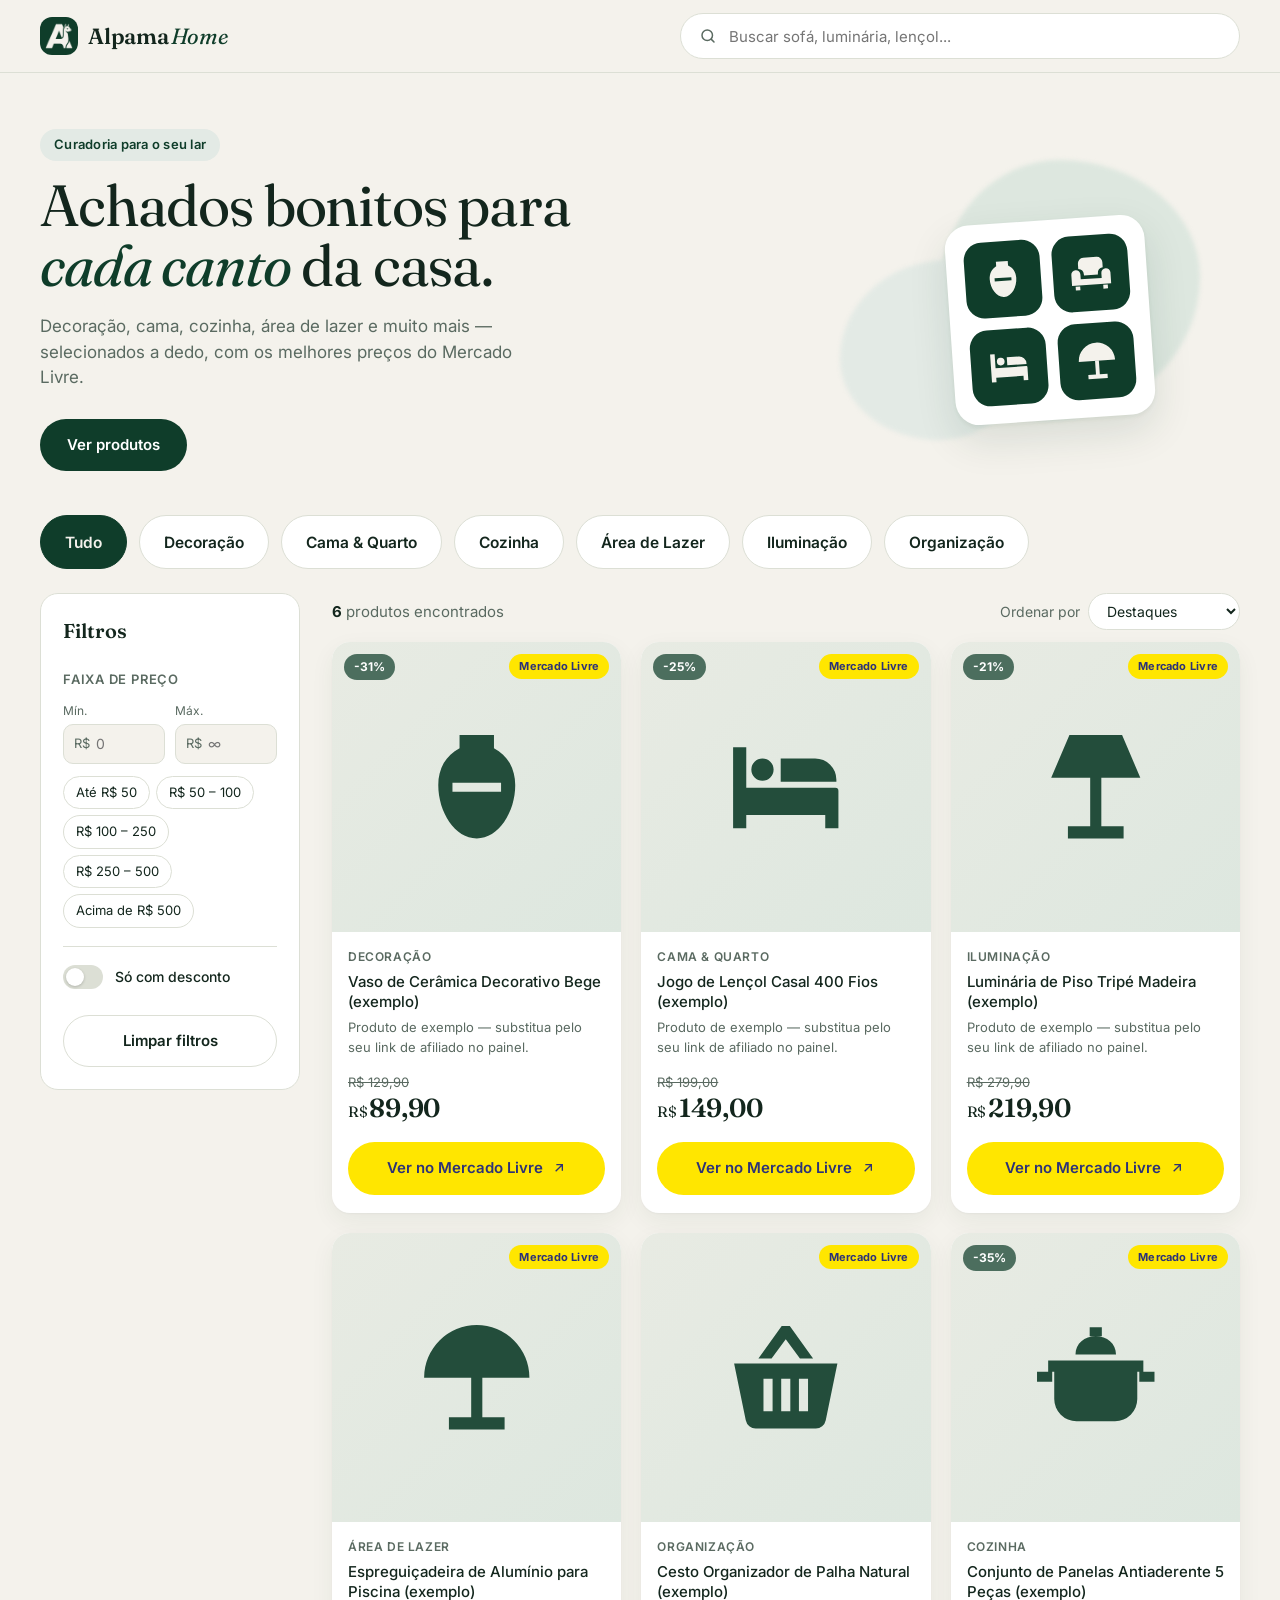
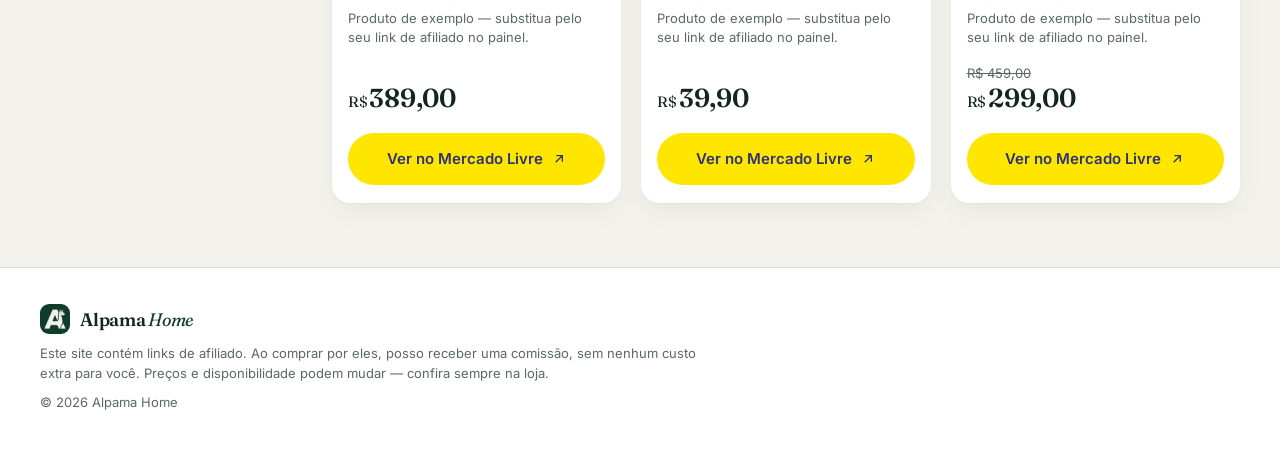
<file: index.html>
<!doctype html>
<html lang="pt-BR">
<head>
  <meta charset="utf-8">
  <meta name="viewport" content="width=device-width, initial-scale=1">
  <title>Alpama Home — Achados para sua casa</title>
  <meta name="description" content="Achados selecionados para casa: decoração, cama, cozinha, área de lazer e muito mais, com os melhores preços do Mercado Livre.">
  <link rel="canonical" href="https://alpama.app/">
  <meta property="og:type" content="website">
  <meta property="og:site_name" content="Alpama Home">
  <meta property="og:title" content="Alpama Home — Achados para sua casa">
  <meta property="og:description" content="Decoração, cama, cozinha e área de lazer com os melhores preços do Mercado Livre.">
  <meta property="og:url" content="https://alpama.app/">
  <meta property="og:image" content="https://alpama.app/assets/img/logo.png">
  <meta name="twitter:card" content="summary">
  <link rel="preconnect" href="https://fonts.googleapis.com">
  <link rel="preconnect" href="https://fonts.gstatic.com" crossorigin>
  <link href="https://fonts.googleapis.com/css2?family=Fraunces:opsz,wght@9..144,400;9..144,600&family=Inter:wght@400;500;600&display=swap" rel="stylesheet">
  <link rel="icon" type="image/png" href="assets/img/logo.png">
  <link rel="apple-touch-icon" href="assets/img/logo.png">
  <meta name="theme-color" content="#0f3d2a">
  <link rel="stylesheet" href="assets/css/style.css">
</head>
<body>
  <header class="topbar">
    <div class="container topbar__inner">
      <a href="./" class="logo" aria-label="Alpama Home — início">
        <img class="logo__mark" src="assets/img/logo.png" alt="">
        <span class="logo__text">Alpama<em>Home</em></span>
      </a>
      <label class="search" aria-label="Buscar produtos">
        <svg viewBox="0 0 24 24" aria-hidden="true"><circle cx="11" cy="11" r="7"/><path d="m20 20-3.5-3.5"/></svg>
        <input id="busca" type="search" placeholder="Buscar sofá, luminária, lençol..." autocomplete="off">
      </label>
      <button class="btn-filtros" id="abrirFiltros" type="button" aria-controls="filtros">
        <svg viewBox="0 0 24 24" aria-hidden="true"><path d="M4 6h16M7 12h10M10 18h4"/></svg>
        Filtros
      </button>
    </div>
  </header>

  <section class="hero">
    <div class="container hero__inner">
      <div>
        <p class="eyebrow">Curadoria para o seu lar</p>
        <h1>Achados bonitos para <span>cada canto</span> da casa.</h1>
        <p class="hero__sub">Decoração, cama, cozinha, área de lazer e muito mais — selecionados a dedo, com os melhores preços do Mercado Livre.</p>
        <a href="#categorias" class="btn btn--primary">Ver produtos</a>
      </div>
      <div class="hero__art" aria-hidden="true">
        <div class="blob blob--1"></div>
        <div class="blob blob--2"></div>
        <div class="hero__card">
          <span data-ico="decoracao"></span><span data-ico="sala"></span><span data-ico="quarto"></span><span data-ico="lazer"></span>
        </div>
      </div>
    </div>
  </section>

  <nav class="cats container" id="categorias" aria-label="Categorias"></nav>

  <main class="container layout" id="catalogo">
    <aside class="filtros" id="filtros" aria-label="Filtros">
      <div class="filtros__head">
        <h2>Filtros</h2>
        <button class="filtros__fechar" id="fecharFiltros" type="button" aria-label="Fechar filtros">✕</button>
      </div>

      <div class="grupo">
        <h3>Faixa de preço</h3>
        <div class="preco-inputs">
          <label>Mín.<span class="moeda"><i>R$</i><input id="precoMin" type="number" min="0" step="1" inputmode="numeric" placeholder="0"></span></label>
          <label>Máx.<span class="moeda"><i>R$</i><input id="precoMax" type="number" min="0" step="1" inputmode="numeric" placeholder="∞"></span></label>
        </div>
        <div class="chips" id="faixas"></div>
      </div>

      <div class="grupo" id="grupoLoja">
        <h3>Loja</h3>
        <div class="checks" id="lojas"></div>
      </div>

      <div class="grupo">
        <label class="switch">
          <input type="checkbox" id="soPromo">
          <span class="switch__track"></span>
          Só com desconto
        </label>
      </div>

      <button class="btn btn--ghost btn--block" id="limpar" type="button">Limpar filtros</button>
    </aside>

    <section class="resultados">
      <div class="resultados__bar">
        <p id="contagem" aria-live="polite"></p>
        <label class="ordenar">
          Ordenar por
          <select id="ordem">
            <option value="relevancia">Destaques</option>
            <option value="menor">Menor preço</option>
            <option value="maior">Maior preço</option>
            <option value="desconto">Maior desconto</option>
            <option value="az">Nome (A–Z)</option>
          </select>
        </label>
      </div>
      <div class="ativos" id="ativos"></div>
      <div class="grid" id="grid"></div>
      <div class="vazio" id="vazio" hidden>
        <p class="vazio__emoji">🔎</p>
        <h3>Nenhum produto encontrado</h3>
        <p>Tente ajustar a busca ou a faixa de preço.</p>
        <button class="btn btn--primary" type="button" data-limpar>Limpar filtros</button>
      </div>
    </section>
  </main>

  <div class="overlay" id="overlay" hidden></div>

  <footer class="rodape">
    <div class="container">
      <p class="logo logo--small"><img class="logo__mark" src="assets/img/logo.png" alt=""><span class="logo__text">Alpama<em>Home</em></span></p>
      <p class="aviso">Este site contém links de afiliado. Ao comprar por eles, posso receber uma comissão, sem nenhum custo extra para você. Preços e disponibilidade podem mudar — confira sempre na loja.</p>
      <p class="copy">© <span id="ano"></span> Alpama Home</p>
    </div>
  </footer>

  <script src="produtos.js"></script>
  <script src="assets/js/icones.js"></script>
  <script src="assets/js/firebase-config.js"></script>
  <script src="assets/js/firebase.js"></script>
  <script src="assets/js/app.js"></script>
</body>
</html>
</file>
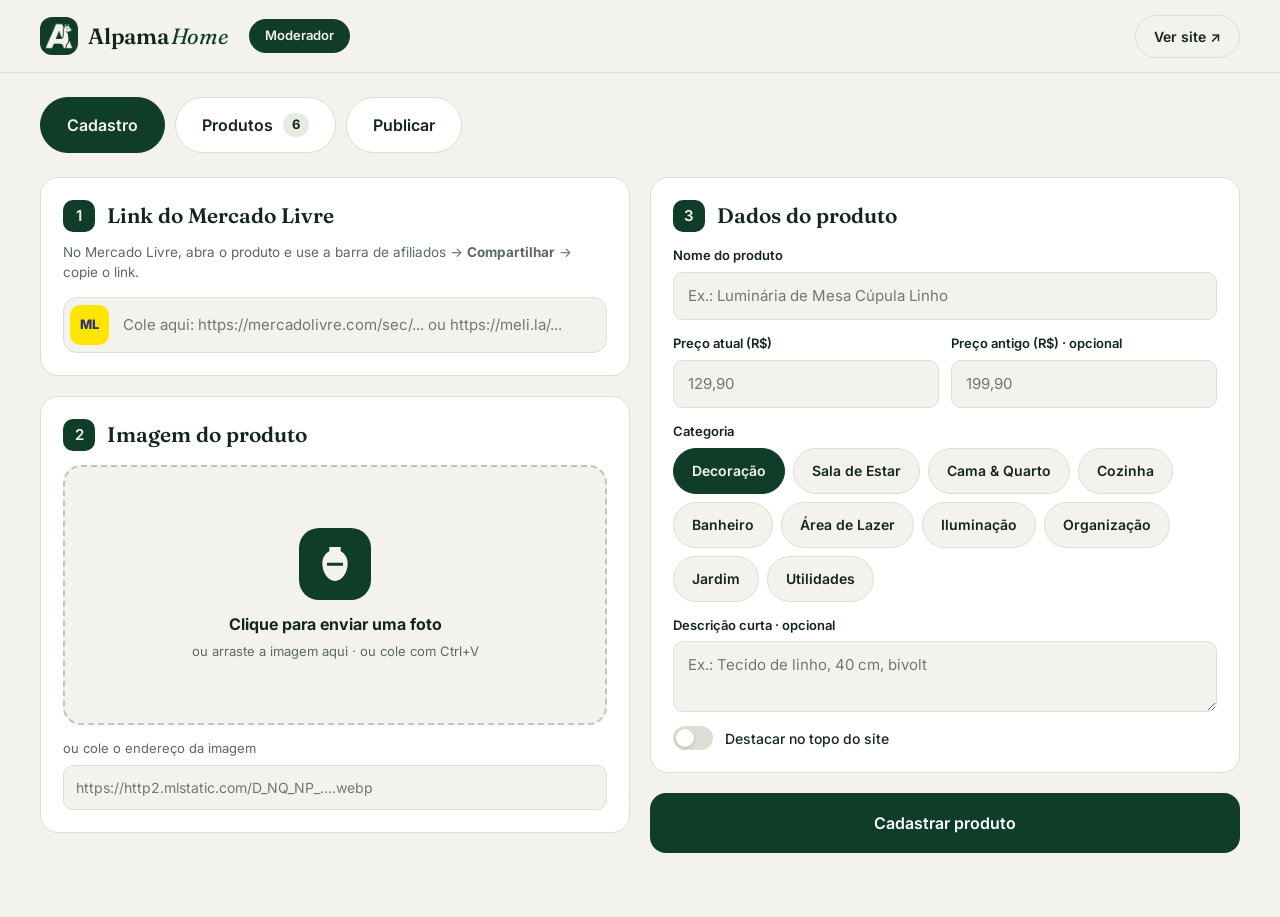
<file: admin.html>
<!doctype html>
<html lang="pt-BR">
<head>
  <meta charset="utf-8">
  <meta name="viewport" content="width=device-width, initial-scale=1">
  <meta name="robots" content="noindex, nofollow">
  <title>Moderador — Alpama Home</title>
  <link rel="preconnect" href="https://fonts.googleapis.com">
  <link rel="preconnect" href="https://fonts.gstatic.com" crossorigin>
  <link href="https://fonts.googleapis.com/css2?family=Fraunces:opsz,wght@9..144,400;9..144,600&family=Inter:wght@400;500;600&display=swap" rel="stylesheet">
  <link rel="icon" type="image/png" href="assets/img/logo.png">
  <meta name="theme-color" content="#0f3d2a">
  <link rel="stylesheet" href="assets/css/style.css">
  <script src="assets/js/firebase-config.js"></script>
</head>
<body class="adm">
  <script>if (window.FIREBASE_CONFIG) document.body.classList.add("bloqueado", "nuvem");</script>

  <section class="login" id="login">
    <form class="login__box" id="loginForm" novalidate>
      <img src="assets/img/logo.png" class="login__logo" alt="Alpama Home">
      <h1>Área do moderador</h1>
      <p>Acesso restrito. Entre com o e-mail e a senha do seu usuário.</p>
      <label class="campo">E-mail<input type="email" id="loginEmail" autocomplete="username" required></label>
      <label class="campo">Senha<input type="password" id="loginSenha" autocomplete="current-password" required></label>
      <p class="login__erro" id="loginErro" hidden></p>
      <button class="btn btn--primary btn--grande" type="submit" id="loginBtn">Entrar</button>
      <a href="./" class="link-btn">← Voltar ao site</a>
    </form>
  </section>

  <header class="topbar">
    <div class="container topbar__inner">
      <a href="./" class="logo"><img class="logo__mark" src="assets/img/logo.png" alt=""><span class="logo__text">Alpama<em>Home</em></span></a>
      <span class="adm__selo">Moderador</span>
      <a class="btn btn--ghost adm__ver" id="verSite" href="index.html?preview=1" target="_blank">Ver site ↗</a>
      <button class="btn btn--ghost adm__sair" id="sair" type="button" hidden>Sair</button>
    </div>
  </header>

  <nav class="container abas" role="tablist" aria-label="Seções do painel">
    <button class="aba" role="tab" type="button" data-aba="cadastro" aria-selected="true">Cadastro</button>
    <button class="aba" role="tab" type="button" data-aba="produtos" aria-selected="false">Produtos <b id="total">0</b></button>
    <button class="aba" role="tab" type="button" data-aba="publicar" aria-selected="false"><span id="abaPublicarNome">Publicar</span></button>
  </nav>

  <main class="container adm__main">
    <!-- ============ CADASTRO ============ -->
    <section class="tela" id="tela-cadastro" role="tabpanel">
      <form id="form" autocomplete="off" novalidate>
        <input type="hidden" id="f-id">
        <div class="cad">
          <div class="cad__col">
            <div class="passo">
              <h2><span class="passo__n">1</span>Link do Mercado Livre</h2>
              <p class="passo__dica">No Mercado Livre, abra o produto e use a barra de afiliados → <b>Compartilhar</b> → copie o link.</p>
              <div class="campo-link">
                <span class="ml-tag">ML</span>
                <input id="f-link" type="url" required placeholder="Cole aqui: https://mercadolivre.com/sec/... ou https://meli.la/...">
              </div>
              <p class="aviso-link" id="avisoLink" hidden>Esse link não parece ser do Mercado Livre. Confira se copiou o link de afiliado certo.</p>
            </div>

            <div class="passo">
              <h2><span class="passo__n">2</span>Imagem do produto</h2>
              <label class="drop" id="drop" tabindex="0">
                <input type="file" id="f-arquivo" accept="image/*" hidden>
                <div class="drop__vazio" id="dropVazio">
                  <span class="drop__ico" data-ico="decoracao"></span>
                  <strong>Clique para enviar uma foto</strong>
                  <span>ou arraste a imagem aqui · ou cole com Ctrl+V</span>
                </div>
                <img id="dropImg" alt="Pré-visualização" hidden>
              </label>
              <div class="campo-url">
                <span>ou cole o endereço da imagem</span>
                <input id="f-imagem" type="url" placeholder="https://http2.mlstatic.com/D_NQ_NP_....webp">
              </div>
              <button type="button" class="link-btn" id="removerImg" hidden>Remover imagem</button>
            </div>
          </div>

          <div class="cad__col">
            <div class="passo">
              <h2><span class="passo__n">3</span>Dados do produto</h2>
              <label class="campo">Nome do produto
                <input id="f-nome" required maxlength="140" placeholder="Ex.: Luminária de Mesa Cúpula Linho">
              </label>
              <div class="linha">
                <label class="campo">Preço atual (R$)
                  <input id="f-preco" required inputmode="decimal" placeholder="129,90">
                </label>
                <label class="campo">Preço antigo (R$) · opcional
                  <input id="f-antigo" inputmode="decimal" placeholder="199,90">
                </label>
              </div>
              <div class="campo">Categoria
                <div class="cat-pick" id="f-categoria" role="radiogroup" aria-label="Categoria"></div>
              </div>
              <label class="campo">Descrição curta · opcional
                <textarea id="f-descricao" maxlength="200" placeholder="Ex.: Tecido de linho, 40 cm, bivolt"></textarea>
              </label>
              <label class="switch"><input type="checkbox" id="f-destaque"><span class="switch__track"></span>Destacar no topo do site</label>
            </div>

            <div class="cad__acoes">
              <button class="btn btn--primary btn--grande" type="submit" id="btnSalvar">Cadastrar produto</button>
              <button class="btn btn--ghost btn--grande" type="button" id="btnCancelar" hidden>Cancelar edição</button>
            </div>
          </div>
        </div>
      </form>
    </section>

    <!-- ============ PRODUTOS ============ -->
    <section class="tela" id="tela-produtos" role="tabpanel" hidden>
      <div class="painel">
        <div class="lista-head">
          <h2 style="margin:0">Produtos cadastrados</h2>
          <input type="search" id="filtroLista" placeholder="Buscar na lista...">
        </div>
        <div class="lista" id="lista"></div>
      </div>
    </section>

    <!-- ============ PUBLICAR ============ -->
    <section class="tela" id="tela-publicar" role="tabpanel" hidden>
      <div class="painel publicar" id="blocoNuvem" hidden>
        <h2>Conta e backup</h2>
        <p style="color:var(--ink-2);font-size:14px;margin:0 0 6px">Tudo que você salva aqui já aparece no site na hora (para os clientes, em até 5 minutos).</p>
        <p class="info-tam">Conectado como <strong id="contaEmail"></strong></p>
        <div class="acoes" style="margin-top:16px">
          <button class="btn btn--primary btn--grande" type="button" id="btnBackup">Baixar backup</button>
          <button class="btn btn--ghost btn--grande" type="button" id="btnImportarNuvem">Importar produtos.js</button>
        </div>
        <p class="info-tam">Importar adiciona/atualiza os produtos do arquivo no site (útil para trazer o que você cadastrou antes).</p>
      </div>
      <div class="painel publicar" id="blocoLocal">
        <h2>Publicar no site</h2>
        <p style="color:var(--ink-2);font-size:14px;margin:0">O que você cadastra fica salvo como rascunho neste navegador. Para todo mundo ver:</p>
        <ol>
          <li>Confira com <a href="index.html?preview=1" target="_blank">Ver site</a>.</li>
          <li>Clique em <strong>Baixar produtos.js</strong>.</li>
          <li>No GitHub, substitua o arquivo <code>produtos.js</code> pelo baixado (<em>Add file → Upload files</em> → <em>Commit changes</em>).</li>
          <li>Em 1–2 minutos o site atualiza.</li>
        </ol>
        <div class="acoes">
          <button class="btn btn--primary btn--grande" type="button" id="btnBaixar">Baixar produtos.js</button>
          <button class="btn btn--ghost btn--grande" type="button" id="btnImportar">Importar arquivo</button>
          <input type="file" id="arquivo" accept=".js,.json" hidden>
        </div>
        <p class="info-tam" id="infoTam"></p>
        <p style="margin:14px 0 0;font-size:13px"><button type="button" class="link-btn" id="btnDescartar">Descartar rascunho e voltar ao que está publicado</button></p>
      </div>
    </section>
  </main>

  <div class="toast" id="toast" role="status"></div>

  <script src="produtos.js"></script>
  <script src="assets/js/icones.js"></script>
  <script src="assets/js/firebase.js"></script>
  <script src="assets/js/admin.js"></script>
</body>
</html>
</file>
<file: assets/css/style.css>
:root {
  --bg: #f4f2ec;
  --surface: #ffffff;
  --surface-2: #e8ebe3;
  --ink: #13261d;
  --ink-2: #5a6a61;
  --line: #dcdfd5;
  --brand: #0f3d2a;        /* verde do logo */
  --brand-ink: #ffffff;
  --brand-soft: #dde7df;
  --sage: #4c6e5e;
  --sage-soft: #e3eae5;
  --ml: #ffe600;           /* Mercado Livre */
  --ml-ink: #2d3277;
  --shopee: #ee4d2d;
  --amazon: #232f3e;
  --radius: 18px;
  --radius-sm: 10px;
  --shadow: 0 1px 2px rgba(15, 61, 42, .04), 0 8px 24px rgba(15, 61, 42, .06);
  --shadow-hover: 0 2px 4px rgba(15, 61, 42, .06), 0 16px 40px rgba(15, 61, 42, .12);
  --serif: "Fraunces", Georgia, serif;
  --sans: "Inter", system-ui, -apple-system, "Segoe UI", sans-serif;
}

* { box-sizing: border-box; }
html { scroll-behavior: smooth; }
body {
  margin: 0;
  background: var(--bg);
  color: var(--ink);
  font-family: var(--sans);
  font-size: 15px;
  line-height: 1.5;
  -webkit-font-smoothing: antialiased;
}
img { max-width: 100%; display: block; }
button, input, select, textarea { font: inherit; color: inherit; }
a { color: inherit; }
[hidden] { display: none !important; }

.container { width: 100%; max-width: 1240px; margin: 0 auto; padding: 0 20px; }

/* ---------- Botões ---------- */
.btn {
  display: inline-flex; align-items: center; justify-content: center; gap: 8px;
  padding: 14px 26px; font-size: 15px; border-radius: 999px; border: 1px solid transparent;
  font-weight: 600; text-decoration: none; cursor: pointer;
  transition: transform .15s ease, background .15s ease, box-shadow .15s ease;
}
.btn:active { transform: translateY(1px); }
.btn--primary { background: var(--brand); color: var(--brand-ink); }
.btn--primary:hover { background: #0a2e1f; }
.btn--ghost { background: transparent; border-color: var(--line); }
.btn--ghost:hover { background: var(--surface-2); }
.btn--block { width: 100%; }

/* ---------- Topo ---------- */
.topbar {
  position: sticky; top: 0; z-index: 30;
  background: rgba(244, 242, 236, .88);
  backdrop-filter: saturate(1.4) blur(12px);
  border-bottom: 1px solid var(--line);
}
.topbar__inner { display: flex; align-items: center; gap: 20px; height: 72px; }

.logo { display: inline-flex; align-items: center; gap: 10px; text-decoration: none; flex-shrink: 0; margin: 0; }
.logo__mark {
  width: 38px; height: 38px; border-radius: 12px; display: grid; place-items: center;
  background: var(--brand); color: #fff; font-family: var(--serif); font-size: 22px; font-weight: 600;
  object-fit: cover;
}
.logo__text { font-family: var(--serif); font-size: 22px; font-weight: 600; letter-spacing: -.01em; }
.logo__text em { font-style: italic; font-weight: 400; color: var(--brand); margin-left: 2px; }
.logo--small .logo__mark { width: 30px; height: 30px; font-size: 17px; border-radius: 9px; }
.logo--small .logo__text { font-size: 18px; }

.search {
  flex: 1; max-width: 560px; margin-left: auto;
  display: flex; align-items: center; gap: 10px;
  background: var(--surface); border: 1px solid var(--line); border-radius: 999px;
  padding: 0 18px; height: 46px; transition: border-color .15s, box-shadow .15s;
}
.search:focus-within { border-color: var(--brand); box-shadow: 0 0 0 4px var(--brand-soft); }
.search svg, .btn-filtros svg { width: 18px; height: 18px; fill: none; stroke: currentColor; stroke-width: 2; stroke-linecap: round; color: var(--ink-2); flex-shrink: 0; }
.search input { border: 0; outline: 0; background: transparent; width: 100%; height: 100%; }

.mod {
  display: inline-flex; align-items: center; gap: 8px; height: 46px; padding: 0 16px 0 6px; border-radius: 999px;
  background: var(--brand); color: var(--bg); text-decoration: none; font-weight: 600; font-size: 14px; flex-shrink: 0;
}
.mod:hover { background: #0a2e1f; }
.mod__ico { width: 34px; height: 34px; border-radius: 50%; background: var(--bg); color: var(--brand); display: grid; place-items: center; }
.mod__ico .ico { width: 18px; height: 18px; }
.btn-filtros {
  display: none; align-items: center; gap: 8px; height: 46px; padding: 0 16px;
  border-radius: 999px; border: 1px solid var(--line); background: var(--surface); cursor: pointer; font-weight: 500;
}

/* ---------- Hero ---------- */
.hero { padding: 56px 0 40px; overflow: hidden; }
.hero__inner { display: grid; grid-template-columns: 1.2fr 1fr; gap: 40px; align-items: center; }
.eyebrow {
  display: inline-block; margin: 0 0 14px; padding: 6px 14px; border-radius: 999px;
  background: var(--sage-soft); color: var(--brand); font-size: 13px; font-weight: 600; letter-spacing: .02em;
}
.hero h1 {
  font-family: var(--serif); font-weight: 400; font-size: clamp(34px, 5vw, 58px);
  line-height: 1.05; letter-spacing: -.02em; margin: 0 0 18px;
}
.hero h1 span { font-style: italic; color: var(--brand); }
.hero__sub { color: var(--ink-2); font-size: 17px; max-width: 520px; margin: 0 0 28px; }

.hero__art { position: relative; height: 300px; }
.blob { position: absolute; border-radius: 50%; filter: blur(2px); }
.blob--1 { width: 260px; height: 260px; background: var(--brand-soft); right: 40px; top: 10px; border-radius: 46% 54% 60% 40% / 50% 45% 55% 50%; }
.blob--2 { width: 180px; height: 180px; background: var(--sage-soft); right: 220px; top: 110px; border-radius: 60% 40% 45% 55% / 55% 60% 40% 45%; }
.hero__card {
  position: absolute; right: 90px; top: 70px; display: grid; grid-template-columns: repeat(2, 76px); gap: 12px;
  padding: 18px; background: var(--surface); border-radius: 24px; box-shadow: var(--shadow-hover); transform: rotate(-4deg);
}
.hero__card span { display: grid; place-items: center; height: 76px; border-radius: 18px; background: var(--brand); color: var(--bg); }
.hero__card .ico { width: 42px; height: 42px; }

/* ---------- Categorias ---------- */
.cats {
  display: flex; gap: 10px; overflow-x: auto; padding-top: 4px; padding-bottom: 20px;
  scrollbar-width: none;
}
.cats::-webkit-scrollbar { display: none; }
.cats { gap: 12px; padding-bottom: 24px; }
.cat {
  flex-shrink: 0; display: inline-flex; align-items: center; gap: 10px;
  min-height: 54px; padding: 0 24px; border-radius: 999px; border: 1.5px solid var(--line); background: var(--surface);
  cursor: pointer; font-weight: 600; font-size: 15.5px; white-space: nowrap; transition: all .18s ease;
}
.cat small { font-size: 12.5px; font-weight: 700; color: var(--brand); background: var(--brand-soft); border-radius: 999px; padding: 2px 9px; }
.cat:hover { border-color: var(--brand); color: var(--brand); }
.cat[aria-pressed="true"] { background: var(--brand); border-color: var(--brand); color: var(--bg); }
.cat[aria-pressed="true"] small { background: rgba(255,255,255,.16); color: var(--bg); }

/* ---------- Layout ---------- */
.layout { display: grid; grid-template-columns: 260px 1fr; gap: 32px; align-items: start; padding-bottom: 64px; }

.filtros {
  position: sticky; top: 92px; background: var(--surface); border: 1px solid var(--line);
  border-radius: var(--radius); padding: 22px;
}
.filtros__head { display: flex; justify-content: space-between; align-items: center; margin-bottom: 6px; }
.filtros__head h2 { font-family: var(--serif); font-weight: 600; font-size: 20px; margin: 0; }
.filtros__fechar { display: none; border: 0; background: var(--surface-2); width: 34px; height: 34px; border-radius: 50%; cursor: pointer; }
.grupo { padding: 18px 0; border-bottom: 1px solid var(--line); }
.grupo:last-of-type { border-bottom: 0; margin-bottom: 8px; }
.grupo h3 { font-size: 13px; text-transform: uppercase; letter-spacing: .06em; color: var(--ink-2); margin: 0 0 12px; font-weight: 600; }

.preco-inputs { display: grid; grid-template-columns: 1fr 1fr; gap: 10px; margin-bottom: 12px; }
.preco-inputs label { font-size: 12px; color: var(--ink-2); display: grid; gap: 4px; }
.moeda { display: flex; align-items: center; border: 1px solid var(--line); border-radius: var(--radius-sm); padding: 0 10px; background: var(--bg); }
.moeda:focus-within { border-color: var(--brand); }
.moeda i { font-style: normal; color: var(--ink-2); font-size: 13px; }
.moeda input { border: 0; outline: 0; background: transparent; width: 100%; height: 38px; padding-left: 6px; font-size: 14px; color: var(--ink); }

.chips { display: flex; flex-wrap: wrap; gap: 6px; }
.chip {
  padding: 6px 12px; border-radius: 999px; border: 1px solid var(--line); background: transparent;
  font-size: 13px; cursor: pointer; transition: all .15s;
}
.chip:hover { border-color: var(--brand); }
.chip[aria-pressed="true"] { background: var(--brand-soft); border-color: var(--brand); color: var(--brand); font-weight: 600; }

.checks { display: grid; gap: 10px; }
.check { display: flex; align-items: center; gap: 10px; cursor: pointer; font-size: 14px; }
.check input { width: 18px; height: 18px; accent-color: var(--brand); }
.check .dot { width: 10px; height: 10px; border-radius: 50%; }
.check small { margin-left: auto; color: var(--ink-2); }

.switch { display: flex; align-items: center; gap: 12px; cursor: pointer; font-size: 14px; font-weight: 500; }
.switch input { position: absolute; opacity: 0; }
.switch__track { width: 40px; height: 24px; border-radius: 999px; background: var(--line); position: relative; transition: background .2s; flex-shrink: 0; }
.switch__track::after { content: ""; position: absolute; top: 3px; left: 3px; width: 18px; height: 18px; border-radius: 50%; background: #fff; box-shadow: 0 1px 3px rgba(0,0,0,.2); transition: transform .2s; }
.switch input:checked + .switch__track { background: var(--sage); }
.switch input:checked + .switch__track::after { transform: translateX(16px); }
.switch input:focus-visible + .switch__track { outline: 2px solid var(--brand); outline-offset: 2px; }

/* ---------- Resultados ---------- */
.resultados__bar { display: flex; justify-content: space-between; align-items: center; gap: 12px; margin-bottom: 12px; flex-wrap: wrap; }
#contagem { margin: 0; color: var(--ink-2); }
#contagem strong { color: var(--ink); }
.ordenar { display: flex; align-items: center; gap: 8px; font-size: 14px; color: var(--ink-2); }
.ordenar select { border: 1px solid var(--line); border-radius: 999px; padding: 8px 14px; background: var(--surface); color: var(--ink); cursor: pointer; }

.ativos { display: flex; flex-wrap: wrap; gap: 8px; margin-bottom: 16px; }
.ativos:empty { display: none; }
.tag {
  display: inline-flex; align-items: center; gap: 6px; padding: 6px 8px 6px 12px; border-radius: 999px;
  background: var(--surface-2); font-size: 13px; border: 0; cursor: pointer;
}
.tag::after { content: "✕"; font-size: 11px; opacity: .6; }
.tag:hover { background: var(--brand-soft); }

.grid { display: grid; grid-template-columns: repeat(auto-fill, minmax(230px, 1fr)); gap: 20px; }

.card {
  position: relative; display: flex; flex-direction: column;
  background: var(--surface); border-radius: var(--radius); overflow: hidden;
  box-shadow: var(--shadow); transition: transform .2s ease, box-shadow .2s ease;
  animation: surgir .35s ease both;
}
.card:hover { transform: translateY(-4px); box-shadow: var(--shadow-hover); }
@keyframes surgir { from { opacity: 0; transform: translateY(8px); } to { opacity: 1; transform: none; } }

.card__img { position: relative; aspect-ratio: 1 / 1; background: var(--surface-2); overflow: hidden; }
.card__img img { width: 100%; height: 100%; object-fit: contain; padding: 14px; mix-blend-mode: multiply; transition: transform .35s ease; }
.card:hover .card__img img { transform: scale(1.05); }
.card__placeholder { width: 100%; height: 100%; display: grid; place-items: center; color: var(--brand); background: linear-gradient(135deg, var(--surface-2), var(--brand-soft)); }
.card__placeholder .ico { width: 42%; height: 42%; opacity: .9; }

.badge { position: absolute; top: 12px; left: 12px; padding: 4px 10px; border-radius: 999px; font-size: 12px; font-weight: 700; background: var(--sage); color: #fff; }
.loja { position: absolute; top: 12px; right: 12px; padding: 4px 10px; border-radius: 999px; font-size: 11px; font-weight: 700; letter-spacing: .02em; }
.loja--mercadolivre { background: var(--ml); color: var(--ml-ink); }
.loja--shopee { background: var(--shopee); color: #fff; }
.loja--amazon { background: var(--amazon); color: #fff; }
.loja--outra { background: var(--ink); color: #fff; }

.card__body { display: flex; flex-direction: column; gap: 6px; padding: 16px 16px 18px; flex: 1; }
.card__cat { font-size: 12px; color: var(--ink-2); text-transform: uppercase; letter-spacing: .05em; font-weight: 600; }
.card__nome { font-size: 15px; font-weight: 500; margin: 0; line-height: 1.35; display: -webkit-box; -webkit-line-clamp: 2; -webkit-box-orient: vertical; overflow: hidden; min-height: 2.7em; }
.card__desc { font-size: 13px; color: var(--ink-2); margin: 0; display: -webkit-box; -webkit-line-clamp: 2; -webkit-box-orient: vertical; overflow: hidden; }
.card__precos { margin-top: auto; padding-top: 8px; }
.card__antigo { font-size: 13px; color: var(--ink-2); text-decoration: line-through; }
.card__preco { font-family: var(--serif); font-size: 26px; font-weight: 600; letter-spacing: -.01em; line-height: 1.1; }
.card__preco small { font-size: 15px; font-weight: 400; margin-right: 2px; }
.card__btn { margin-top: 14px; width: 100%; padding: 14px 16px; font-size: 15px; }
.card__btn--mercadolivre { background: var(--ml); color: var(--ml-ink); }
.card__btn--mercadolivre:hover { background: #f5dc00; }
.card__btn--shopee { background: var(--shopee); color: #fff; }
.card__btn--shopee:hover { background: #d8401f; }
.card__btn--amazon { background: var(--amazon); color: #fff; }
.card__btn .txt-sm { display: none; }
.card__btn { white-space: nowrap; }
.card__btn svg { width: 16px; height: 16px; fill: none; stroke: currentColor; stroke-width: 2; }

.vazio { text-align: center; padding: 60px 20px; background: var(--surface); border-radius: var(--radius); border: 1px dashed var(--line); }
.vazio__emoji { font-size: 44px; margin: 0; }
.vazio h3 { font-family: var(--serif); font-size: 22px; margin: 8px 0 4px; }
.vazio p { color: var(--ink-2); margin: 0 0 18px; }

/* ---------- Rodapé ---------- */
.rodape { border-top: 1px solid var(--line); padding: 36px 0 44px; background: var(--surface); }
.rodape .container { display: grid; gap: 10px; }
.aviso { color: var(--ink-2); font-size: 13px; max-width: 680px; margin: 0; }
.copy { color: var(--ink-2); font-size: 13px; margin: 0; }

.overlay { position: fixed; inset: 0; background: rgba(15, 61, 42, .4); z-index: 40; }

/* ---------- Responsivo ---------- */
@media (max-width: 960px) {
  .hero__inner { grid-template-columns: 1fr; }
  .hero__art { display: none; }
  .hero { padding: 36px 0 28px; }
  .layout { grid-template-columns: 1fr; }
  .btn-filtros { display: inline-flex; }
  .filtros {
    position: fixed; top: 0; bottom: 0; left: 0; z-index: 50; width: min(340px, 88vw);
    border-radius: 0 var(--radius) var(--radius) 0; overflow-y: auto;
    transform: translateX(-105%); transition: transform .25s ease;
  }
  .filtros.aberto { transform: none; }
  .filtros__fechar { display: grid; place-items: center; }
}
@media (max-width: 640px) {
  .container { padding: 0 16px; }
  .topbar__inner { flex-wrap: wrap; height: auto; padding-top: 12px; padding-bottom: 12px; gap: 10px; }
  .search { order: 3; flex-basis: 100%; max-width: none; }
  .btn-filtros { margin-left: auto; }
  .grid { grid-template-columns: repeat(2, 1fr); gap: 12px; }
  .card__body { padding: 12px; }
  .card__nome { font-size: 14px; }
  .card__preco { font-size: 21px; }
  .card__desc { display: none; }
  .mod { padding: 0 6px; height: 44px; }
  .logo__text { font-size: 19px; }
  .logo__mark { width: 34px; height: 34px; }
  .btn-filtros { height: 44px; padding: 0 14px; }
  .topbar__inner { flex-wrap: wrap; }
  .topbar__inner .btn-filtros { margin-left: auto; }
  .mod__txt { display: none; }
  .cat { min-height: 48px; padding: 0 18px; font-size: 14.5px; }
  .card__btn { padding: 12px 12px; font-size: 14px; }
  .card__btn .txt-lg { display: none; }
  .card__btn .txt-sm { display: inline; }
  .resultados__bar { margin-top: 4px; }
  .loja { font-size: 10px; padding: 3px 8px; }
}

/* ===================================================================
   PAINEL (admin.html)
   =================================================================== */
.admin-main { padding: 32px 20px 64px; display: grid; grid-template-columns: 420px 1fr; gap: 28px; align-items: start; }
.painel { background: var(--surface); border: 1px solid var(--line); border-radius: var(--radius); padding: 24px; }
.painel h2 { font-family: var(--serif); font-weight: 600; font-size: 22px; margin: 0 0 4px; }
.painel > p { color: var(--ink-2); margin: 0 0 18px; font-size: 14px; }
.form { display: grid; gap: 14px; }
.campo { display: grid; gap: 6px; font-size: 13px; font-weight: 600; }
.campo span.dica { font-weight: 400; color: var(--ink-2); font-size: 12px; }
.campo input, .campo select, .campo textarea {
  width: 100%; border: 1px solid var(--line); border-radius: var(--radius-sm); padding: 10px 12px;
  background: var(--bg); font-weight: 400; font-size: 14px; outline: 0;
}
.campo input:focus, .campo select:focus, .campo textarea:focus { border-color: var(--brand); box-shadow: 0 0 0 3px var(--brand-soft); }
.campo textarea { resize: vertical; min-height: 64px; }
.linha { display: grid; grid-template-columns: 1fr 1fr; gap: 12px; }
.form .switch { font-weight: 500; }
.acoes { display: flex; gap: 10px; flex-wrap: wrap; }
.preview-img { display: flex; gap: 12px; align-items: center; }
.preview-img img, .preview-img .vazio-img { width: 56px; height: 56px; border-radius: 10px; object-fit: contain; background: var(--surface-2); flex-shrink: 0; }
.preview-img .vazio-img { display: grid; place-items: center; font-size: 22px; }

.lista-head { display: flex; justify-content: space-between; align-items: center; gap: 12px; flex-wrap: wrap; margin-bottom: 16px; }
.lista-head input { border: 1px solid var(--line); border-radius: 999px; padding: 9px 16px; background: var(--bg); min-width: 200px; outline: 0; }
.lista { display: grid; gap: 10px; }
.item {
  display: grid; grid-template-columns: 56px 1fr auto; gap: 14px; align-items: center;
  padding: 10px; border: 1px solid var(--line); border-radius: 14px; background: var(--bg);
}
.item img, .item .vazio-img { width: 56px; height: 56px; border-radius: 10px; object-fit: contain; background: var(--surface); }
.item .vazio-img { display: grid; place-items: center; font-size: 24px; }
.item__info { min-width: 0; }
.item__nome { font-weight: 600; font-size: 14px; white-space: nowrap; overflow: hidden; text-overflow: ellipsis; margin: 0; }
.item__meta { font-size: 12px; color: var(--ink-2); margin: 2px 0 0; display: flex; gap: 8px; flex-wrap: wrap; align-items: center; }
.item__meta .loja { position: static; }
.item__acoes { display: flex; gap: 6px; }
.icon-btn { width: 36px; height: 36px; border-radius: 10px; border: 1px solid var(--line); background: var(--surface); cursor: pointer; display: grid; place-items: center; font-size: 15px; }
.icon-btn:hover { border-color: var(--brand); }
.icon-btn--perigo:hover { border-color: #c0392b; background: #fdecea; }

.publicar { margin-top: 24px; background: var(--sage-soft); border: 1px solid #c9d6cc; }
.publicar ol { margin: 8px 0 16px; padding-left: 20px; color: var(--ink); font-size: 14px; }
.publicar li { margin-bottom: 4px; }
.publicar code { background: rgba(255,255,255,.7); padding: 1px 6px; border-radius: 6px; font-size: 13px; }

.toast {
  position: fixed; bottom: 24px; left: 50%; transform: translateX(-50%) translateY(20px); opacity: 0;
  background: var(--ink); color: #fff; padding: 12px 20px; border-radius: 999px; font-size: 14px; z-index: 100;
  transition: all .25s ease; pointer-events: none;
}
.toast.show { opacity: 1; transform: translateX(-50%) translateY(0); }

.preview-banner {
  background: var(--ink); color: #fff; text-align: center; padding: 8px 16px; font-size: 13px;
}
.preview-banner a { color: var(--ml); }

@media (max-width: 980px) {
  .admin-main { grid-template-columns: 1fr; }
}
@media (max-width: 640px) {
  .admin-main { padding: 20px 16px 48px; }
  .item { grid-template-columns: 48px 1fr; }
  .item img, .item .vazio-img { width: 48px; height: 48px; }
  .item__acoes { grid-column: 1 / -1; justify-content: flex-end; }
  .linha { grid-template-columns: 1fr; }
}
#catalogo, #categorias { scroll-margin-top: 140px; }

/* ===================================================================
   PAINEL DO MODERADOR — abas e cadastro
   =================================================================== */
.ico { display: block; }
.adm__selo {
  display: inline-flex; align-items: center; padding: 7px 16px; border-radius: 999px;
  background: var(--brand); color: var(--bg); font-size: 13px; font-weight: 600;
}
.adm__selo > span { width: 26px; height: 26px; border-radius: 50%; background: var(--bg); color: var(--brand); display: grid; place-items: center; }
.adm__selo .ico { width: 14px; height: 14px; }
.adm__ver { margin-left: auto; padding: 10px 18px; font-size: 14px; }

.abas { display: flex; gap: 10px; padding-top: 24px; padding-bottom: 4px; overflow-x: auto; scrollbar-width: none; }
.abas::-webkit-scrollbar { display: none; }
.aba {
  display: inline-flex; align-items: center; gap: 10px; min-height: 56px; padding: 0 26px; border-radius: 999px;
  border: 1.5px solid var(--line); background: var(--surface); font-weight: 600; font-size: 16px; cursor: pointer;
  white-space: nowrap; transition: all .18s;
}
.aba b { background: var(--surface-2); border-radius: 999px; padding: 2px 9px; font-size: 13px; }
.aba:hover { border-color: var(--brand); }
.aba[aria-selected="true"] { background: var(--brand); border-color: var(--brand); color: var(--bg); }
.aba[aria-selected="true"] b { background: rgba(255,255,255,.18); }

.adm__main { padding-top: 20px; padding-bottom: 64px; }
.cad { display: grid; grid-template-columns: 1fr 1fr; gap: 20px; align-items: start; }
.cad__col { display: grid; gap: 20px; }
.passo { background: var(--surface); border: 1px solid var(--line); border-radius: var(--radius); padding: 22px; display: grid; gap: 14px; }
.passo h2 { display: flex; align-items: center; gap: 12px; margin: 0; font-family: var(--serif); font-weight: 600; font-size: 21px; }
.passo__n { width: 32px; height: 32px; border-radius: 10px; background: var(--brand); color: var(--bg); display: grid; place-items: center; font-family: var(--sans); font-size: 15px; flex-shrink: 0; }
.passo__dica { margin: -4px 0 0; color: var(--ink-2); font-size: 13.5px; }

.campo-link { display: flex; align-items: center; gap: 10px; border: 1.5px solid var(--line); border-radius: 14px; padding: 6px 6px 6px 6px; background: var(--bg); }
.campo-link:focus-within { border-color: var(--brand); box-shadow: 0 0 0 3px var(--brand-soft); }
.ml-tag { background: var(--ml); color: var(--ml-ink); font-weight: 800; font-size: 13px; border-radius: 10px; padding: 10px 10px; flex-shrink: 0; }
.campo-link input { border: 0; outline: 0; background: transparent; width: 100%; padding: 10px 4px; font-size: 15px; }
.aviso-link { margin: 0; background: #fff4d6; color: #7a5a00; border-radius: 10px; padding: 10px 12px; font-size: 13px; }

.drop {
  display: grid; place-items: center; min-height: 260px; border: 2px dashed #b9c9bd; border-radius: 18px;
  background: var(--bg); cursor: pointer; overflow: hidden; transition: all .15s; position: relative;
}
.drop:hover, .drop.sobre, .drop:focus-visible { border-color: var(--brand); background: var(--brand-soft); outline: 0; }
.drop__vazio { display: grid; justify-items: center; gap: 6px; text-align: center; padding: 20px; color: var(--ink-2); font-size: 13px; }
.drop__vazio strong { color: var(--ink); font-size: 16px; }
.drop__ico { width: 72px; height: 72px; border-radius: 20px; background: var(--brand); color: var(--bg); display: grid; place-items: center; margin-bottom: 6px; }
.drop__ico .ico { width: 40px; height: 40px; }
#dropImg { width: 100%; height: 280px; object-fit: contain; background: #fff; }
.campo-url { display: grid; gap: 6px; font-size: 13px; color: var(--ink-2); }
.campo-url input { border: 1px solid var(--line); border-radius: var(--radius-sm); padding: 11px 12px; background: var(--bg); outline: 0; font-size: 14px; }
.campo-url input:focus { border-color: var(--brand); box-shadow: 0 0 0 3px var(--brand-soft); }
.link-btn { border: 0; background: none; color: var(--ink-2); text-decoration: underline; cursor: pointer; padding: 0; font-size: 13px; justify-self: start; }

.passo .campo input, .passo .campo textarea { padding: 12px 14px; font-size: 15px; }
.cat-pick { display: flex; flex-wrap: wrap; gap: 8px; font-weight: 500; }
.cp {
  min-height: 46px; padding: 0 18px; border-radius: 999px; border: 1.5px solid var(--line);
  background: var(--bg); cursor: pointer; font-size: 14px; font-weight: 600; transition: all .15s;
}
.cp:hover { border-color: var(--brand); }
.cp[aria-checked="true"] { border-color: var(--brand); background: var(--brand); color: var(--bg); }

.cad__acoes { display: flex; gap: 10px; flex-wrap: wrap; }
.btn--grande { padding: 17px 30px; font-size: 16px; border-radius: 16px; }
.cad__acoes .btn--primary { flex: 1; }

.item .vazio-img { color: var(--brand); }
.item .vazio-img .ico { width: 28px; height: 28px; }
.sem-foto { background: #fff4d6; color: #7a5a00; border-radius: 999px; padding: 1px 8px; font-weight: 600; }
.info-tam { margin: 14px 0 0; font-size: 13px; color: var(--ink-2); }
.vazio__ico { width: 64px; height: 64px; border-radius: 18px; background: var(--brand); color: var(--bg); display: grid; place-items: center; margin: 0 auto 8px; }
.vazio__ico .ico { width: 34px; height: 34px; }
.publicar { margin-top: 0; max-width: 720px; }

@media (max-width: 900px) {
  .cad { grid-template-columns: 1fr; }
}
@media (max-width: 640px) {
  .adm__selo { display: none; }
  .aba { min-height: 50px; padding: 0 20px; font-size: 15px; }
  .passo { padding: 18px; }
  .drop { min-height: 200px; }
  .item { grid-template-columns: 48px 1fr; }
}

.card--carregando { min-height: 380px; background: linear-gradient(100deg, var(--surface) 30%, var(--surface-2) 50%, var(--surface) 70%); background-size: 300% 100%; animation: brilho 1.4s ease infinite; }
@keyframes brilho { from { background-position: 100% 0; } to { background-position: 0 0; } }

/* ---------- Login do moderador ---------- */
.login { display: none; min-height: 100vh; place-items: center; padding: 24px 16px; background: var(--brand); }
body.bloqueado .login { display: grid; }
body.bloqueado > header, body.bloqueado > nav, body.bloqueado > main { display: none; }
.login__box { width: 100%; max-width: 400px; background: var(--surface); border-radius: 28px; padding: 36px 28px 28px; display: grid; gap: 14px; box-shadow: 0 30px 60px rgba(0,0,0,.25); }
.login__logo { width: 72px; height: 72px; border-radius: 20px; justify-self: center; }
.login__box h1 { font-family: var(--serif); font-weight: 600; font-size: 26px; margin: 4px 0 0; text-align: center; }
.login__box > p { margin: -6px 0 6px; text-align: center; color: var(--ink-2); font-size: 14px; }
.login__box .campo input { padding: 13px 14px; font-size: 15px; }
.login__erro { margin: 0; background: #fdecea; color: #a12a1c; border-radius: 10px; padding: 10px 12px; font-size: 13.5px; }
.login__box .link-btn { justify-self: center; }
.adm__sair { padding: 10px 18px; font-size: 14px; }
.btn[disabled] { opacity: .6; cursor: wait; }
</file>
